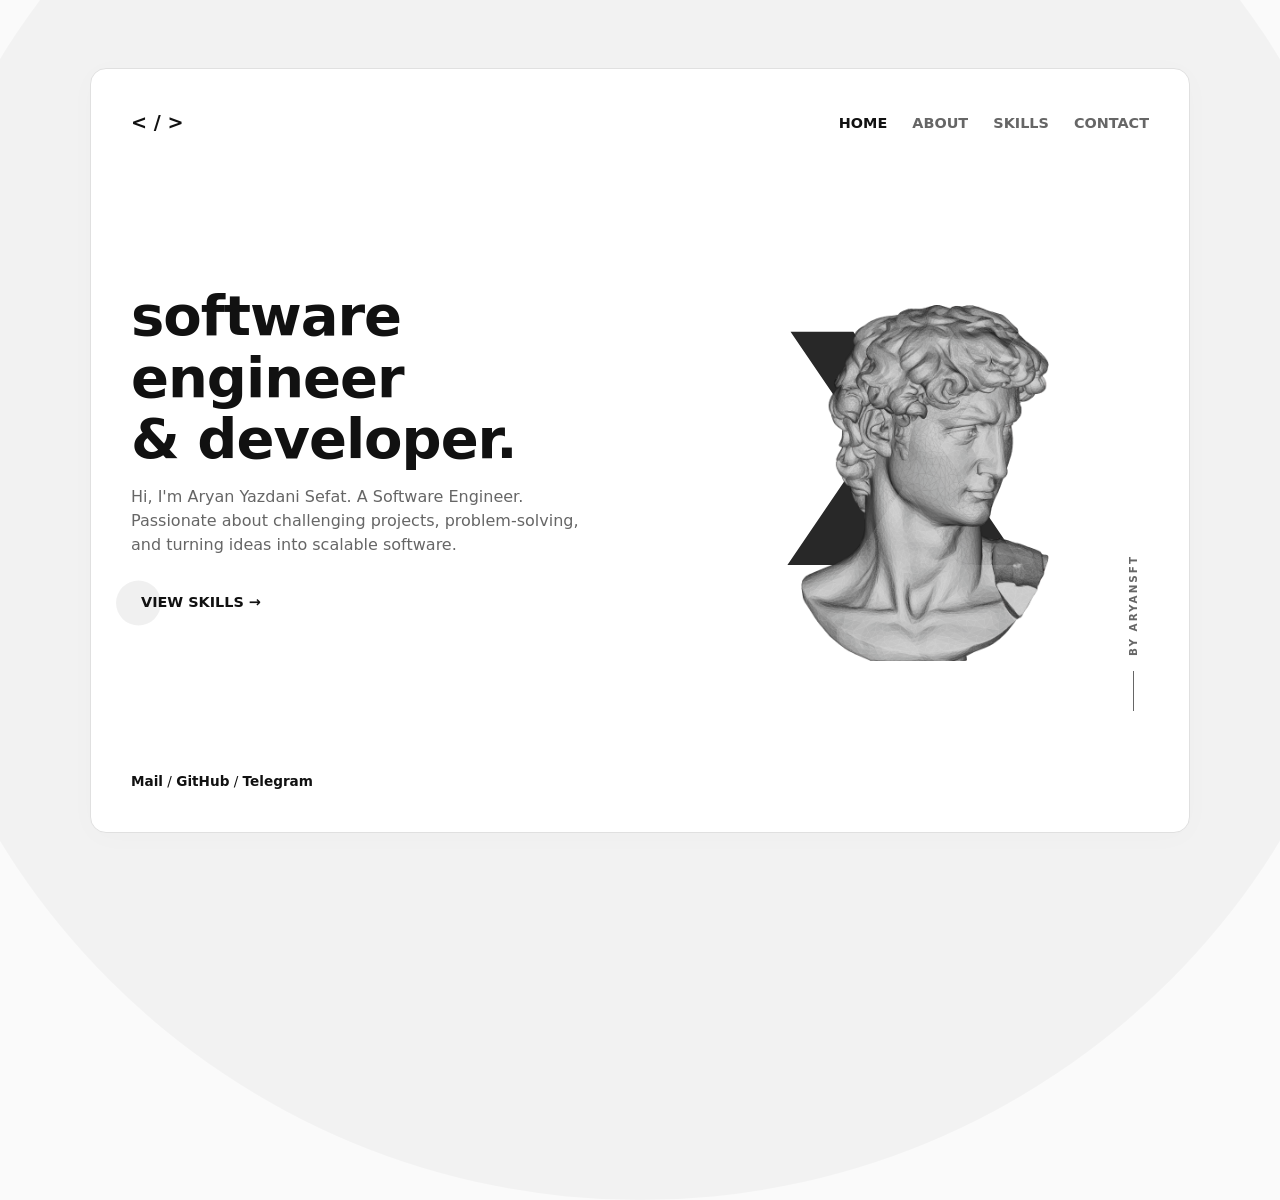
<file: index.html>
<!DOCTYPE html>
<html lang="en">
<head>
    <meta charset="UTF-8">
    <meta name="viewport" content="width=device-width, initial-scale=1.0">
    <title>Aryansft</title>
    <link rel="stylesheet" href="style.css">
    <link rel="icon" type="image/png" href="images/icon.png">
</head>
<body>

    <div class="site-wrapper">
        
        <header>
            <div class="logo">&lt; / &gt;</div> 
            <nav>
                <a href="index.html" class="nav-link active">HOME</a>
                <a href="about.html" class="nav-link">ABOUT</a>
                <a href="skills.html" class="nav-link">SKILLS</a>
                <a href="contact.html" class="nav-link">CONTACT</a>
            </nav>
        </header>

        <main class="hero-section">
            <div class="hero-text fade-in">
                <h1>software engineer<br>&amp; developer<span class="dot">.</span></h1>
                <p>Hi, I'm Aryan Yazdani Sefat. A Software Engineer.<br>Passionate about challenging projects, problem-solving,<br> and turning ideas into scalable software.</p>
                <a href="skills.html" class="btn">
                    <span class="btn-circle"></span>
                    <span class="btn-text">VIEW SKILLS →</span>
                </a>
            </div>

            <div class="big-x">X</div>

            <div class="hero-visual fade-in-right">
                <img src="images/Avatar.png" alt="My Portrait" class="statue-img vibrate-subtle">
            </div>
            
            <div class="scroll-navigation">
                <span class="scroll-text">BY ARYANSFT</span>
                <span class="scroll-line"></span>
            </div>
        </main>

        <footer>
            <div class="social-links">
                <a href="mailto:yazdaniaryan88@gmial.com" target="_blank">Mail</a> / 
                <a href="https://github.com/Aryansft1" target="_blank">GitHub</a> / 
                <a href="https://t.me/Aryansft" target="_blank">Telegram</a>
            </div>
        </footer>

    </div>

    <script src="script.js"></script>
</body>
</html>
</file>
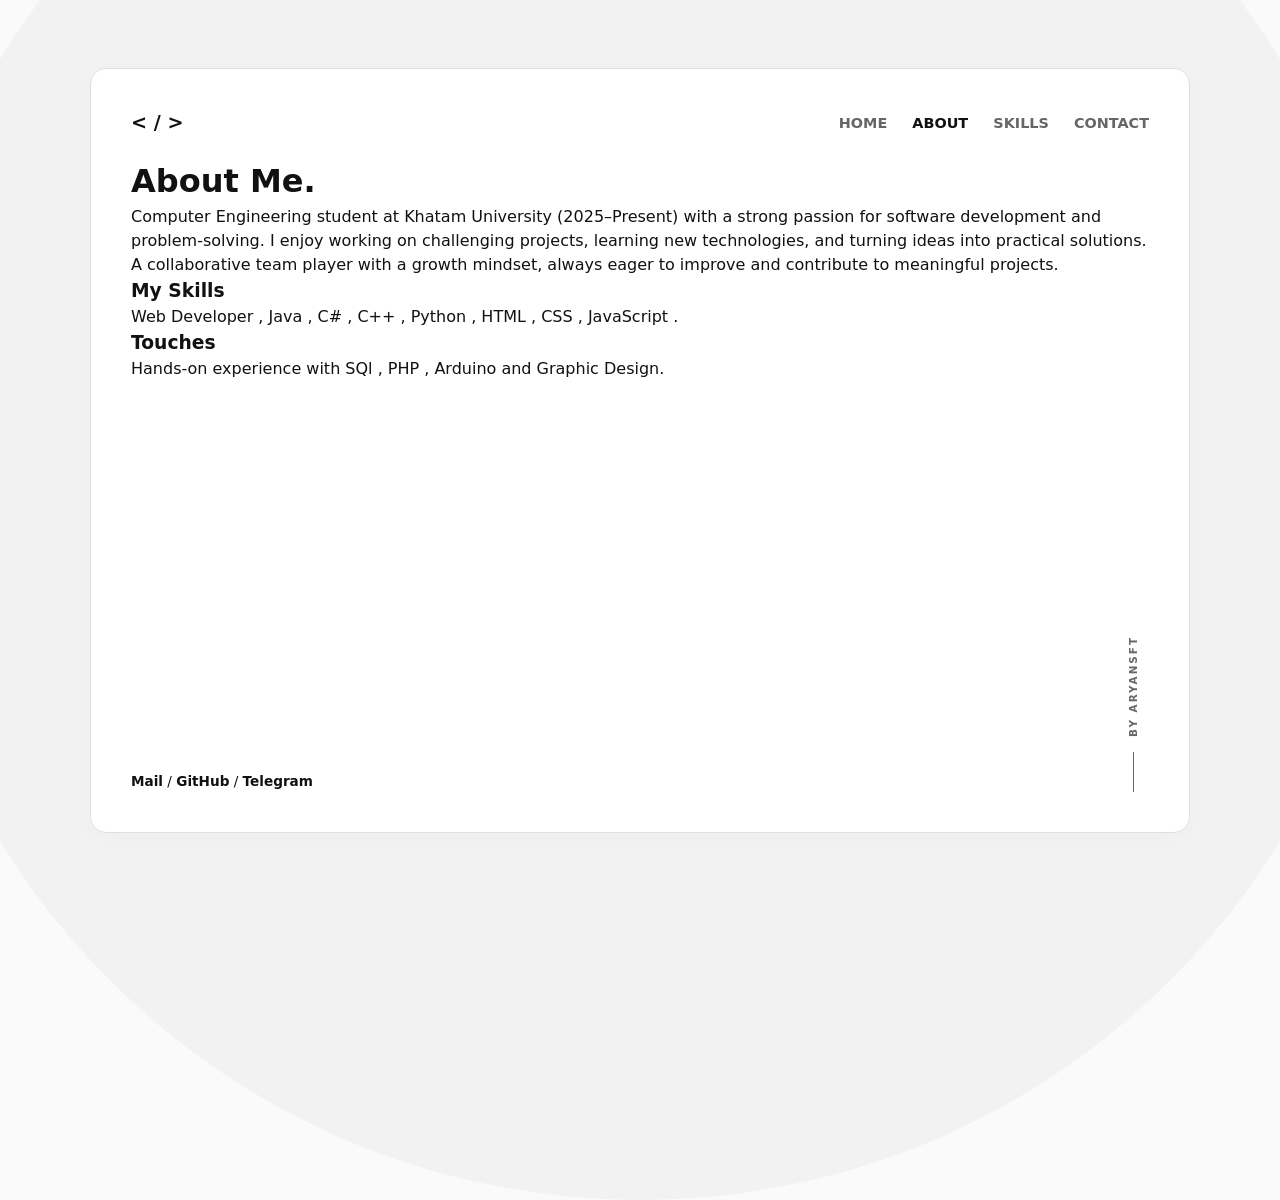
<file: about.html>
<!DOCTYPE html>
<html lang="en">
<head>
    <meta charset="UTF-8">
    <meta name="viewport" content="width=device-width, initial-scale=1.0">
    <title>Aryansft</title>
    <link rel="stylesheet" href="style.css">
    <link rel="icon" type="image/png" href="images/icon.png">
</head>
<body>
    <div class="site-wrapper">
        <header>
                <div class="logo">< / > </div> 
                <nav>
                <a href="index.html" class="nav-link">HOME</a>
                <a href="about.html" class="nav-link active">ABOUT</a>
                <a href="skills.html" class="nav-link">SKILLS</a>
                <a href="contact.html" class="nav-link">CONTACT</a>
            </nav>
        </header>

        <main class="inner-page">
            <h1 class="page-title fade-in">About Me<span class="dot">.</span></h1>
            <div class="about-content fade-in delay-1">
                <div class="about-text">
                    <p>Computer Engineering student at Khatam University (2025–Present) with a strong passion for software development and problem-solving. I enjoy working on challenging projects, learning new technologies, and turning ideas into practical solutions. A collaborative team player with a growth mindset, always eager to improve and contribute to meaningful projects.</p>
                    <h3>My Skills</h3>
                    <p>Web Developer , Java , C# , C++ , Python , HTML , CSS , JavaScript .</p>
                    <h3>Touches</h3>
                    <p>Hands-on experience with SQl , PHP , Arduino and Graphic Design.</p>
                </div>
            </div>
            <div class="scroll-navigation other-pages-scroll">
                <span class="scroll-text">BY ARYANSFT</span>
                <span class="scroll-line"></span>
            </div>
        </main>
        <footer>
            <div class="social-links">
                <a href="mailto:yazdaniaryan88@gmial.com" target="_blank">Mail</a> / 
                <a href="https://github.com/Aryansft1" target="_blank">GitHub</a> / 
                <a href="https://t.me/Aryansft" target="_blank">Telegram</a>
            </div>
        </footer>
    </div>
    <script src="script.js"></script>
</body>
</html>
</file>
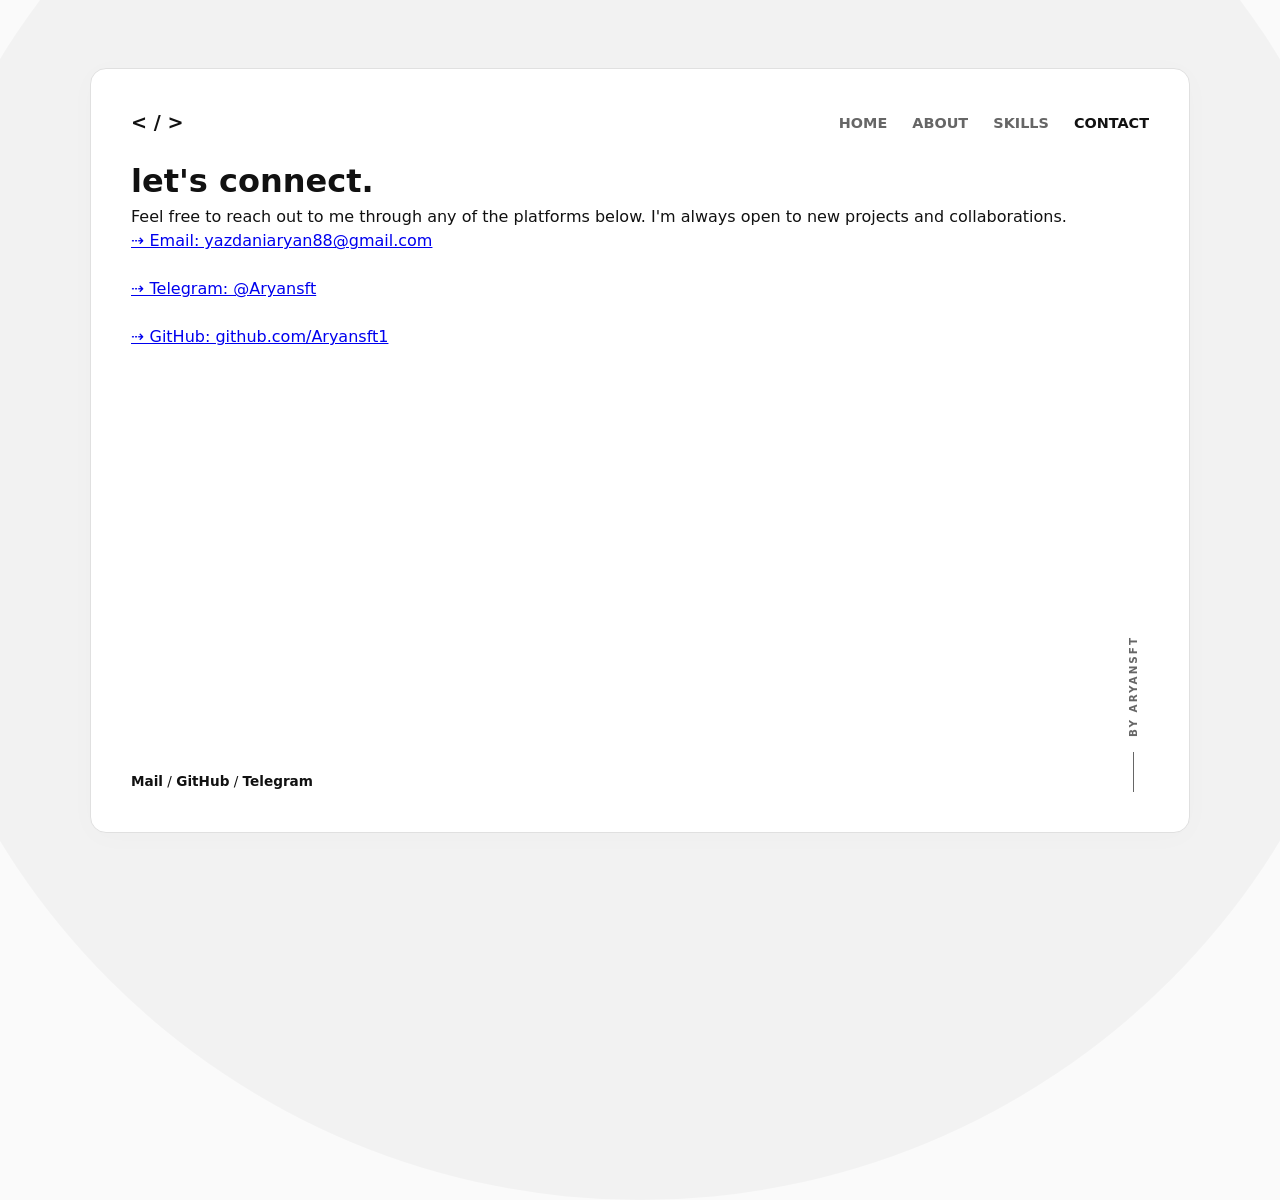
<file: contact.html>
<!DOCTYPE html>
<html lang="en">
<head>
    <meta charset="UTF-8">
    <meta name="viewport" content="width=device-width, initial-scale=1.0">
    <title>Aryansft</title>
    <link rel="stylesheet" href="style.css">
    <link rel="icon" type="image/png" href="images/icon.png">
</head>
<body>

    <div class="site-wrapper">
        
        <header>
            <div class="logo">< / ></div>
            <nav>
                <a href="index.html" class="nav-link">HOME</a>
                <a href="about.html" class="nav-link">ABOUT</a>
                <a href="skills.html" class="nav-link">SKILLS</a>
                <a href="contact.html" class="nav-link active">CONTACT</a>
            </nav>
        </header>

        <main class="inner-page fade-in">
            <div class="contact-content">
                <h1 class="page-title">let's connect<span style="color:#111;">.</span></h1>
                <p class="page-description">Feel free to reach out to me through any of the platforms below. I'm always open to new projects and collaborations.</p>
                
                <div class="contact-links">
                    <a href="mailto:yazdaniaryan88@gmail.com" class="contact-item">⇢ Email: yazdaniaryan88@gmail.com</a><br><br>
                    <a href="https://t.me/Aryansft" target="_blank" class="contact-item">⇢ Telegram: @Aryansft</a><br><br>
                    <a href="https://github.com/Aryansft1" target="_blank" class="contact-item">⇢ GitHub: github.com/Aryansft1</a><br><br>
                </div>
            </div>
            <div class="scroll-navigation other-pages-scroll">
                <span class="scroll-text">BY ARYANSFT</span>
                <span class="scroll-line"></span>
            </div>
        </main>
        <footer>
            <div class="social-links">
                <a href="mailto:yazdaniaryan88@gmial.com" target="_blank">Mail</a> / 
                <a href="https://github.com/Aryansft1" target="_blank">GitHub</a> / 
                <a href="https://t.me/Aryansft" target="_blank">Telegram</a>
            </div>
        </footer>
    </div>

</body>
</html>
</file>
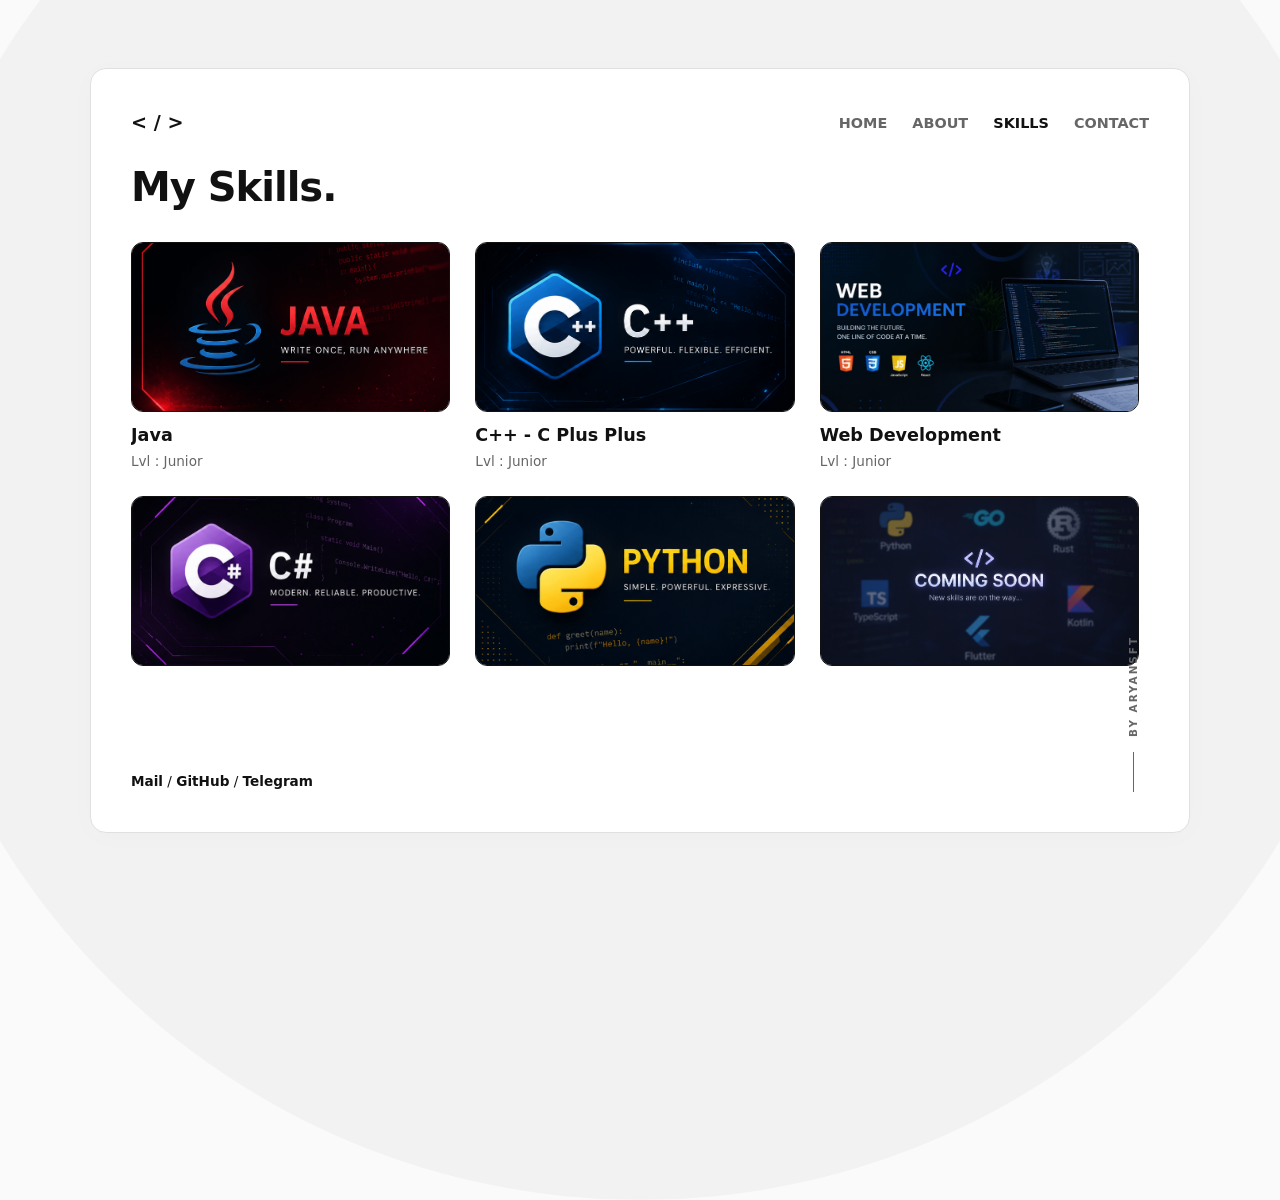
<file: skills.html>
<!DOCTYPE html>
<html lang="en">
<head>
    <meta charset="UTF-8">
    <meta name="viewport" content="width=device-width, initial-scale=1.0">
    <title>Aryansft</title>
    <link rel="stylesheet" href="style.css">
    <link rel="icon" type="image/png" href="images/icon.png">
</head>
<body>

    <div class="site-wrapper">
        
        <header>
            <div class="logo">&lt; / &gt;</div> 
            <nav>
                <a href="index.html" class="nav-link">HOME</a>
                <a href="about.html" class="nav-link">ABOUT</a>
                <a href="skills.html" class="nav-link active">SKILLS</a>
                <a href="contact.html" class="nav-link">CONTACT</a>
            </nav>
        </header>

        <main class="hero-section" style="flex-direction: column; justify-content: flex-start; align-items: flex-start;">
            <h1 class="page-title" style="font-size: 2.5rem; font-weight: 800; margin-bottom: 25px; letter-spacing: -1px;">My Skills<span class="dot">.</span></h1>
            
            <div class="works-grid">
                <div class="work-item">
                    <img src="images/java.png" alt="Java" class="work-img">
                    <h3>Java</h3>
                    <p>Lvl : Junior</p>
                </div>
                <div class="work-item">
                    <img src="images/cpp.png" alt="CPP" class="work-img">
                    <h3>C++ - C Plus Plus</h3>
                    <p>Lvl : Junior</p>
                </div>
                <div class="work-item">
                    <img src="images/web.png" alt="Web Development" class="work-img">
                    <h3>Web Development</h3>
                    <p>Lvl : Junior</p>
                </div>
                <div class="work-item">
                    <img src="images/cs.png" alt="CSharp" class="work-img">
                    <h3>C# - C Sharp</h3>
                    <p>Lvl : Beginner</p>
                </div>
                <div class="work-item">
                    <img src="images/py.png" alt="Python" class="work-img">
                    <h3>Py - Python</h3>
                    <p>Lvl : Beginner</p>
                </div>
                <div class="work-item">
                    <img src="images/comingsoon.png" alt="Coming Soon" class="work-img">
                    <h3>Coming Soon</h3>
                    <p>Lvl : Learning . . .</p>
                </div>
            </div>
        </main>
            <div class="scroll-navigation other-pages-scroll">
                <span class="scroll-text">BY ARYANSFT</span>
                <span class="scroll-line"></span>
            </div>
        <footer>
            <div class="social-links">
                <a href="mailto:yazdaniaryan88@gmial.com" target="_blank">Mail</a> / 
                <a href="https://github.com/Aryansft1" target="_blank">GitHub</a> / 
                <a href="https://t.me/Aryansft" target="_blank">Telegram</a>
            </div>

        </footer>

    </div>

    <script src="script.js"></script>
</body>
</html>
</file>
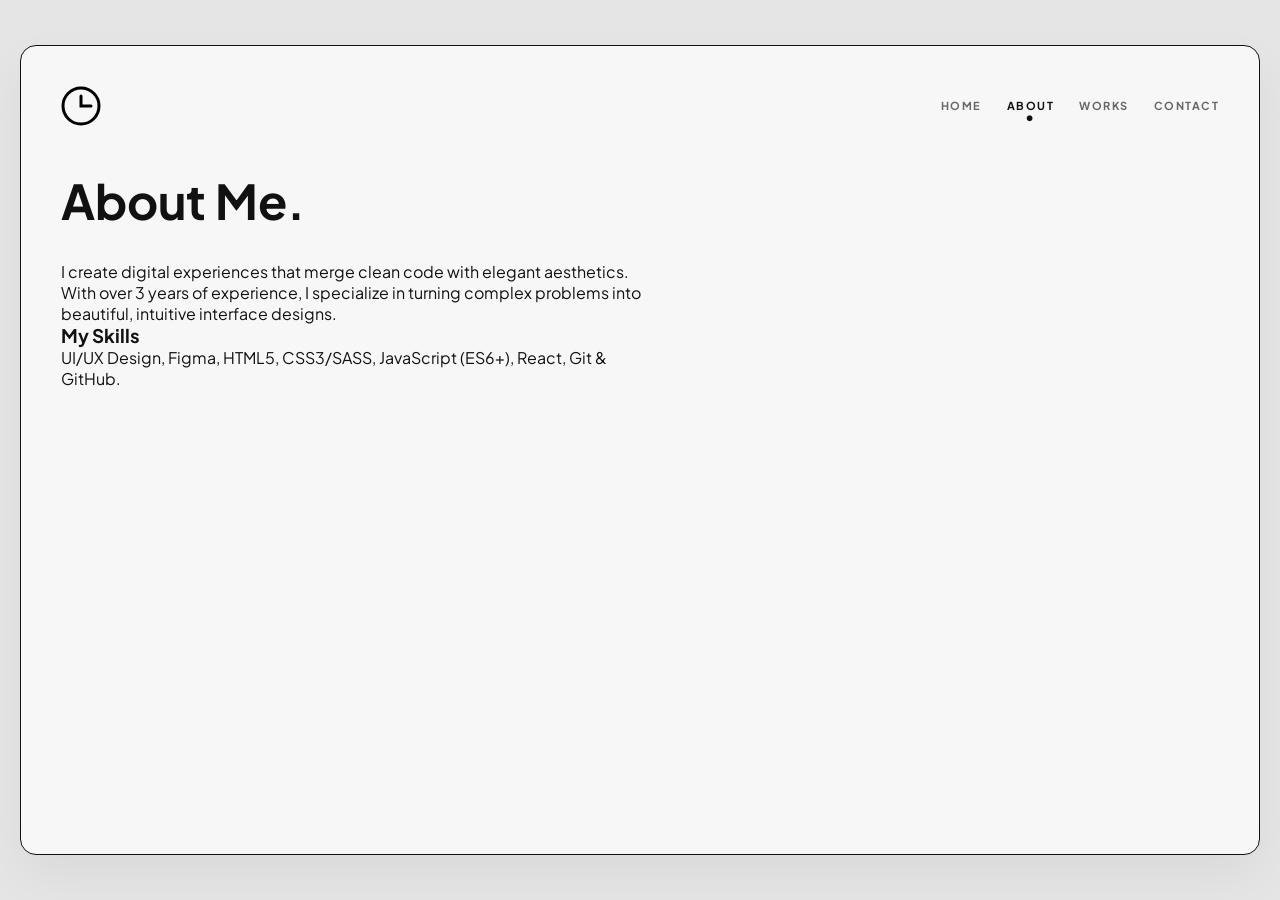
<file: Portfolio/about.html>
<!DOCTYPE html>
<html lang="en">
<head>
    <meta charset="UTF-8">
    <meta name="viewport" content="width=device-width, initial-scale=1.0">
    <title>About Me</title>
    <link rel="stylesheet" href="style.css">
</head>
<body>
    <div class="site-wrapper">
        <header>
            <div class="logo">
                <svg width="40" height="40" viewBox="0 0 40 40" fill="none" xmlns="http://www.w3.org/2000/svg">
                    <circle cx="20" cy="20" r="18" stroke="black" stroke-width="3"/>
                    <path d="M20 10V20H30" stroke="black" stroke-width="3" stroke-linecap="round"/>
                </svg>
            </div>
            <nav>
                <a href="index.html" class="nav-link">HOME</a>
                <a href="about.html" class="nav-link active">ABOUT</a>
                <a href="works.html" class="nav-link">WORKS</a>
                <a href="contact.html" class="nav-link">CONTACT</a>
            </nav>
        </header>

        <main class="inner-page">
            <h1 class="page-title fade-in">About Me<span class="dot">.</span></h1>
            <div class="about-content fade-in delay-1">
                <div class="about-text">
                    <p>I create digital experiences that merge clean code with elegant aesthetics. With over 3 years of experience, I specialize in turning complex problems into beautiful, intuitive interface designs.</p>
                    <h3>My Skills</h3>
                    <p>UI/UX Design, Figma, HTML5, CSS3/SASS, JavaScript (ES6+), React, Git & GitHub.</p>
                </div>
            </div>
        </main>
    </div>
    <script src="script.js"></script>
</body>
</html>
</file>
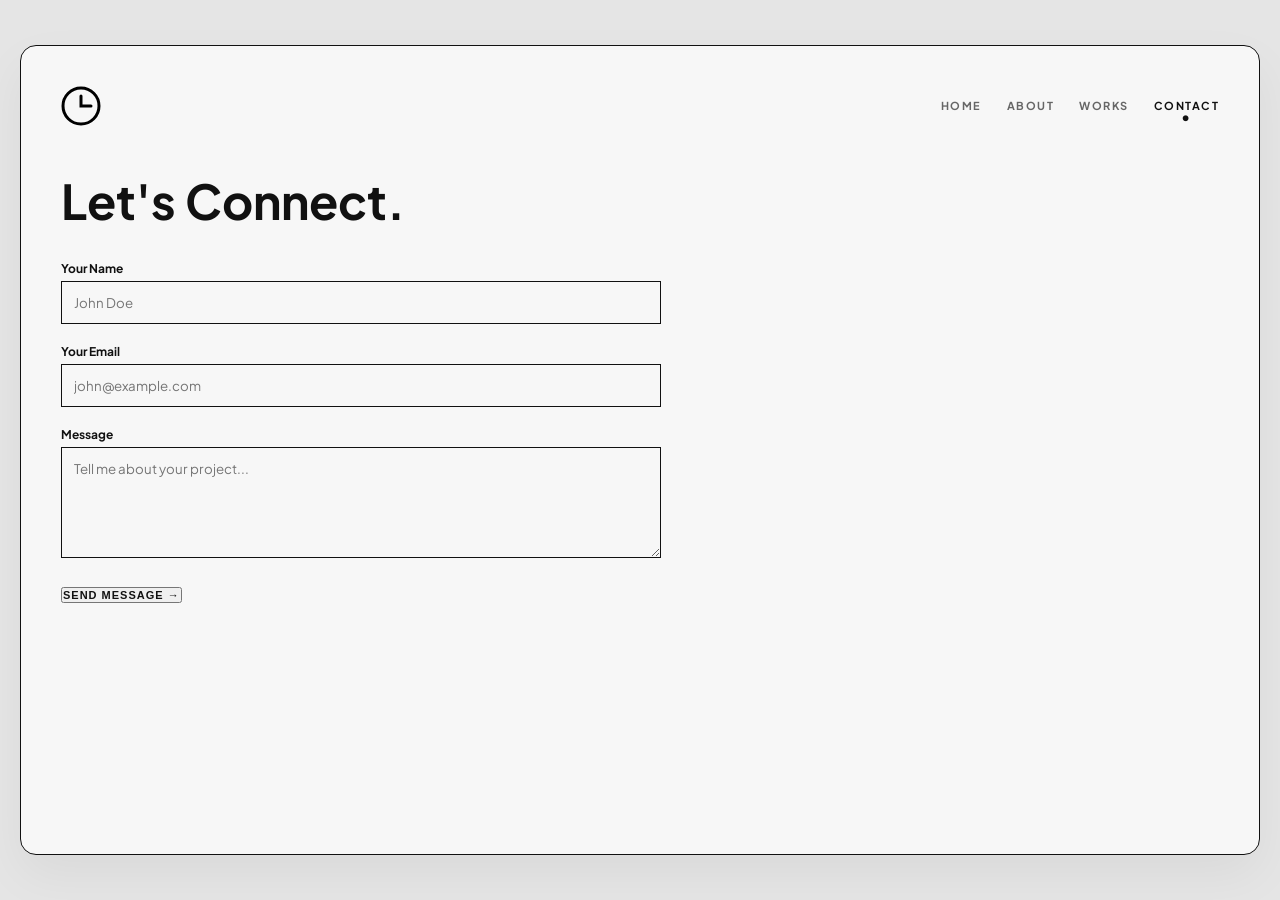
<file: Portfolio/contact.html>
<!DOCTYPE html>
<html lang="en">
<head>
    <meta charset="UTF-8">
    <meta name="viewport" content="width=device-width, initial-scale=1.0">
    <title>Contact Me</title>
    <link rel="stylesheet" href="style.css">
</head>
<body>
    <div class="site-wrapper">
        <header>
            <div class="logo">
                <svg width="40" height="40" viewBox="0 0 40 40" fill="none" xmlns="http://www.w3.org/2000/svg">
                    <circle cx="20" cy="20" r="18" stroke="black" stroke-width="3"/>
                    <path d="M20 10V20H30" stroke="black" stroke-width="3" stroke-linecap="round"/>
                </svg>
            </div>
            <nav>
                <a href="index.html" class="nav-link">HOME</a>
                <a href="about.html" class="nav-link">ABOUT</a>
                <a href="works.html" class="nav-link">WORKS</a>
                <a href="contact.html" class="nav-link active">CONTACT</a>
            </nav>
        </header>

        <main class="inner-page">
            <h1 class="page-title fade-in">Let's Connect<span class="dot">.</span></h1>
            <form class="contact-form fade-in delay-1" onsubmit="event.preventDefault();">
                <div class="form-group">
                    <label>Your Name</label>
                    <input type="text" required placeholder="John Doe">
                </div>
                <div class="form-group">
                    <label>Your Email</label>
                    <input type="email" required placeholder="john@example.com">
                </div>
                <div class="form-group">
                    <label>Message</label>
                    <textarea rows="5" required placeholder="Tell me about your project..."></textarea>
                </div>
                <button type="submit" class="btn">
                    <span class="btn-text">SEND MESSAGE →</span>
                </button>
            </form>
        </main>
    </div>
    <script src="script.js"></script>
</body>
</html>
</file>
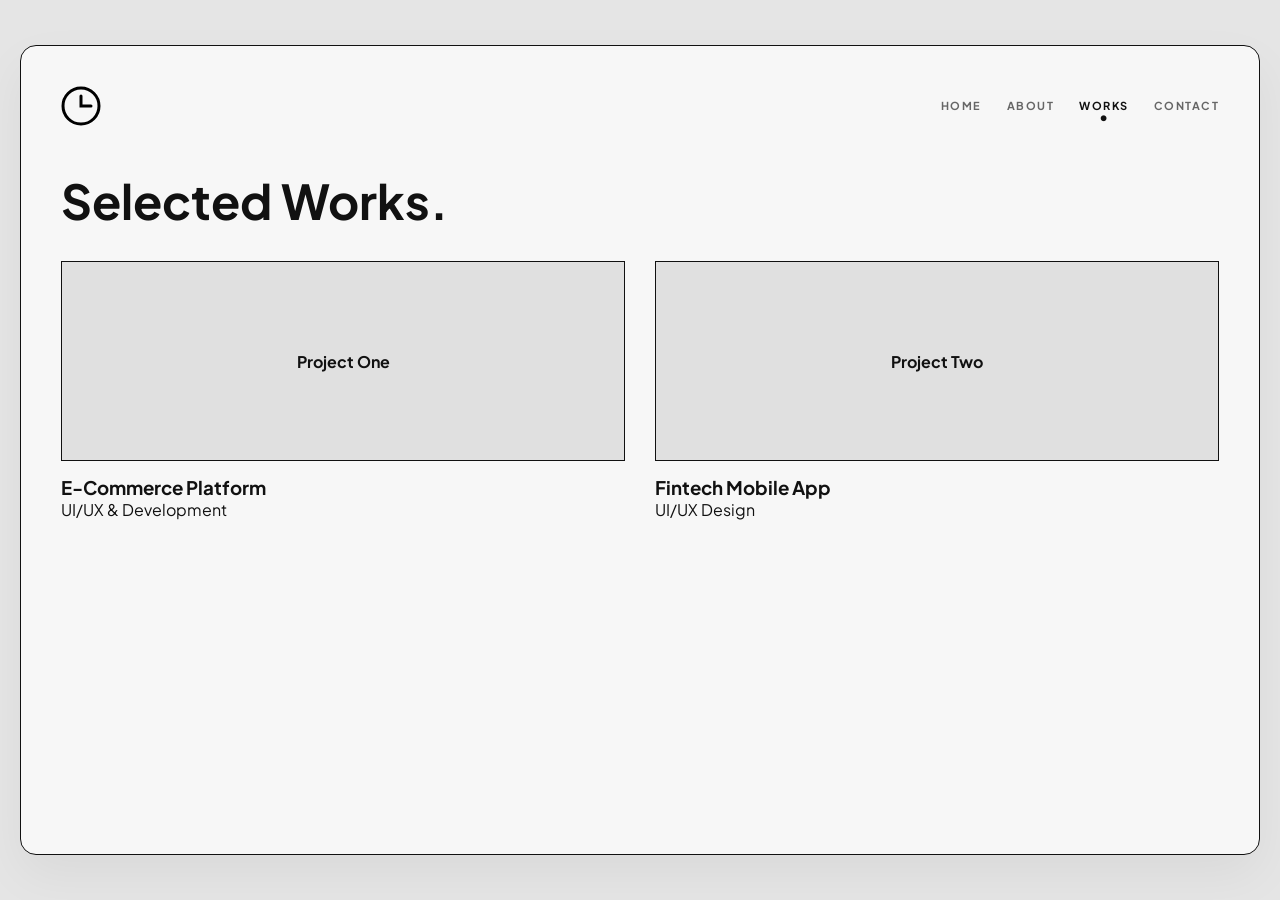
<file: Portfolio/skills.html>
<!DOCTYPE html>
<html lang="en">
<head>
    <meta charset="UTF-8">
    <meta name="viewport" content="width=device-width, initial-scale=1.0">
    <title>My Works</title>
    <link rel="stylesheet" href="style.css">
</head>
<body>
    <div class="site-wrapper">
        <header>
            <div class="logo">
                <svg width="40" height="40" viewBox="0 0 40 40" fill="none" xmlns="http://www.w3.org/2000/svg">
                    <circle cx="20" cy="20" r="18" stroke="black" stroke-width="3"/>
                    <path d="M20 10V20H30" stroke="black" stroke-width="3" stroke-linecap="round"/>
                </svg>
            </div>
            <nav>
                <a href="index.html" class="nav-link">HOME</a>
                <a href="about.html" class="nav-link">ABOUT</a>
                <a href="works.html" class="nav-link active">WORKS</a>
                <a href="contact.html" class="nav-link">CONTACT</a>
            </nav>
        </header>

        <main class="inner-page">
            <h1 class="page-title fade-in">Selected Works<span class="dot">.</span></h1>
            <div class="works-grid fade-in delay-1">
                <div class="work-item">
                    <div class="work-img-placeholder">Project One</div>
                    <h3>E-Commerce Platform</h3>
                    <p>UI/UX & Development</p>
                </div>
                <div class="work-item">
                    <div class="work-img-placeholder">Project Two</div>
                    <h3>Fintech Mobile App</h3>
                    <p>UI/UX Design</p>
                </div>
            </div>
        </main>
    </div>
    <script src="script.js"></script>
</body>
</html>
</file>
<file: style.css>
:root {
    --bg-color: #fafafa;
    --text-color: #111111;
    --gray-text: #666666;
    --font-main: system-ui, -apple-system, BlinkMacSystemFont, 'Segoe UI', Roboto, Oxygen, Ubuntu, Cantarell, sans-serif;
}

* {
    margin: 0;
    padding: 0;
    box-sizing: border-box;
}

body {
font-family: var(--font-main);
    background-color: var(--bg-color);
    color: var(--text-color);
    overflow: hidden;
    line-height: 1.5;
    display: flex;
    justify-content: center;
    align-items: center;
    height: 100vh;
    padding: 20px;

    position: relative; 
    z-index: 0;
}
body::before {
    content: "";
    position: absolute;
    left: 50%;
    top: 50%;
    transform: translate(-50%, -50%);
    width: 1500px;
    height: 1500px;
    background-color: rgba(0, 0, 0, 0.03); 
    border-radius: 50%;
    z-index: -1; 
    pointer-events: none;
}

.site-wrapper {
    background: #ffffff;
    border: 1px solid #e0e0e0;
    border-radius: 16px;
    width: 100%;
    max-width: 1100px;
    height: 85vh;
    display: flex;
    flex-direction: column;
    padding: 40px;
    position: relative;
    box-shadow: 0 4px 30px rgba(0, 0, 0, 0.02);
}

header {
    display: flex;
    justify-content: space-between;
    align-items: center;
    margin-bottom: 20px;
}

.logo {
    font-weight: 800;
    font-size: 1.2rem;
}

nav a {
    text-decoration: none;
    color: var(--gray-text);
    margin-left: 20px;
    font-size: 0.9rem;
    font-weight: 600;
    transition: color 0.2s ease;
}

nav a:hover, nav a.active {
    color: var(--text-color);
}

.hero-section {
    flex: 1;
    display: flex;
    justify-content: space-between;
    align-items: center;
    position: relative;
    width: 100%;
    height: 100%;
}

.hero-text {
    max-width: 50%;
    z-index: 2;
}

.hero-text h1 {
    font-size: 3.5rem;
    font-weight: 900;
    line-height: 1.1;
    margin-bottom: 15px;
    letter-spacing: -1px;
}

.hero-text p {
    font-size: 1rem;
    color: var(--gray-text);
    margin-bottom: 25px;
}

.dot {
    color: var(--text-color);
}

.btn {
    display: inline-flex;
    align-items: center;
    text-decoration: none;
    color: var(--text-color);
    font-weight: 700;
    font-size: 0.9rem;
    position: relative;
    padding: 10px 0; /* حذف پدینگ اضافی */
}
.btn-text {
    position: relative;
    z-index: 2;       /* متن روی دایره قرار می‌گیرد */
    padding-left: 10px;
}
.statue-img {
    height: 65%; /* از 95% تغییرش بده به 65% تا مجسمه جمع‌وجور و مینی‌مال بشه */
    object-fit: contain;
    pointer-events: none;
}
.btn-circle {
    position: absolute;
    left: -15px;      /* کمی متمایل به چپ پشت متن */
    top: 50%;
    transform: translateY(-50%);
    width: 45px;
    height: 45px;
    background-color: rgba(0, 0, 0, 0.06); /* دایره خاکستری ملایم */
    border-radius: 50%;
    z-index: 1;       /* لایه عقب دکمه */
    transition: all 0.3s ease;
}
.btn:hover .btn-circle {
    width: 140px;
    border-radius: 20px;
}
.hero-visual {
    position: absolute;
    right: 100px;    
    bottom: 90px;
    height: 60%;        
    display: flex;
    align-items: center; 
    justify-content: flex-end;
    z-index: 2; 
}

.statue-img {
    height: 100%;      
    object-fit: contain;
    pointer-events: none;
}

.big-x {
    position: absolute;
    left: 76%;          
    top: 50%;           
    transform: translate(-50%, -50%);
    
    font-size: 20rem;  
    font-weight: 900;
    color: #111111;
    z-index: 1;         
    opacity: 0.9;      
    pointer-events: none;
    font-family: system-ui, sans-serif;
}

.works-grid {
    display: grid;
    grid-template-columns: repeat(3, 1fr);
    gap: 25px;
    width: 100%;
    max-width: 100%;
    max-height: 48vh;
    overflow-y: auto;
    padding-right: 10px;
    align-items: start;
}

.work-item {
    display: flex;
    flex-direction: column;
    width: 100%;
}

.work-img {
    width: 100%;
    height: 170px;
    object-fit: cover;
    border: 1px solid #111111;
    border-radius: 12px;
    transition: transform 0.3s ease;
}

.work-item:hover .work-img {
    transform: translateY(-5px);
}

.work-item h3 {
    font-size: 1.1rem;
    font-weight: 800;
    margin-top: 10px;
    margin-bottom: 2px;
}

.work-item p {
    font-size: 0.85rem;
    color: var(--gray-text);
}

.works-grid::-webkit-scrollbar {
    width: 4px;
}

.works-grid::-webkit-scrollbar-track {
    background: transparent;
}

.works-grid::-webkit-scrollbar-thumb {
    background: #111111;
    border-radius: 10px;
}

footer {
    display: flex;
    justify-content: space-between;
    align-items: center;
    margin-top: auto;
    padding-top: 20px;
    font-size: 0.85rem;
    font-weight: 500;
}

.social-links a {
    color: var(--text-color);
    text-decoration: none;
    font-weight: 600;
}

.scroll-navigation.other-pages-scroll {
    right: 40px; 
}
.scroll-navigation {
    position: absolute;
    right: 0;
    bottom: 40px;
    display: flex;
    flex-direction: column;
    align-items: center;
    gap: 15px;
    z-index: 3;
}
.scroll-text {
    font-size: 0.65rem;
    font-weight: 600;
    letter-spacing: 2px;
    color: var(--gray-text);
    writing-mode: vertical-rl; /* عمودی کردن متن */
    transform: rotate(180deg); /* جهت درست از بالا به پایین */
}
.scroll-line {
    width: 1px;
    height: 40px;
    background-color: var(--gray-text);
    display: inline-block;
}
.scroll-down {
    color: var(--gray-text);
}

@media (max-width: 900px) {
    .big-x {
        font-size: 15rem; /* کوچک‌تر شدن X در تبلت */
        opacity: 0.2;     /* کم‌رنگ شدن برای خوانایی بهتر متن‌ها */
    }

    .works-grid {
        grid-template-columns: repeat(2, 1fr);
    }
    .hero-text {
        max-width: 100%;
    }
    .statue-img {
        opacity: 0.15;
    }
}

@media (max-width: 600px) {
    .works-grid {
        grid-template-columns: 1fr;
    }
    header, footer {
        flex-direction: column;
        gap: 10px;
        text-align: center;
    }
    nav a {
        margin: 0 10px;
    }
    .hero-text h1 {
        font-size: 2.5rem;
    }
}
</file>
<file: Portfolio/style.css>
/* تعریف فونت و متغیرها */
@import url('https://fonts.googleapis.com/css2?family=Plus+Jakarta+Sans:wght@400;500;700;800&display=swap');

:root {
    --bg-color: #f7f7f7;
    --text-color: #111111;
    --gray-text: #666666;
    --font-main: 'Plus Jakarta Sans', sans-serif;
}

* {
    margin: 0;
    padding: 0;
    box-sizing: border-box;
}

body {
    background-color: #e5e5e5; /* رنگ پس‌زمینه بیرونی شبیه قاب عکس */
    font-family: var(--font-main);
    color: var(--text-color);
    overflow-x: hidden;
    height: 100vh;
    display: flex;
    justify-content: center;
    align-items: center;
    padding: 20px;
}

/* باکس اصلی سایت شبیه عکس ارسالی */
.site-wrapper {
    width: 100%;
    max-width: 1280px;
    height: 90vh;
    background-color: var(--bg-color);
    border: 1.5px solid #111;
    border-radius: 16px;
    position: relative;
    display: flex;
    flex-direction: column;
    justify-content: space-between;
    padding: 40px;
    overflow: hidden;
    box-shadow: 0 20px 50px rgba(0,0,0,0.05);
}

/* هدر و ناوبری */
header {
    display: flex;
    justify-content: space-between;
    align-items: center;
    z-index: 10;
}

nav {
    display: flex;
    gap: 25px;
}

.nav-link {
    text-decoration: none;
    color: var(--gray-text);
    font-size: 11px;
    font-weight: 700;
    letter-spacing: 1.5px;
    transition: color 0.3s ease;
    position: relative;
    padding-bottom: 5px;
}

.nav-link:hover, .nav-link.active {
    color: var(--text-color);
}

.nav-link.active::after {
    content: '•';
    position: absolute;
    bottom: -8px;
    left: 50%;
    transform: translateX(-50%);
    font-size: 14px;
    color: var(--text-color);
}

/* بخش اصلی هیرو */
.hero-section {
    display: grid;
    grid-template-columns: 1.2fr 1fr;
    align-items: center;
    flex-grow: 1;
}

.hero-text h1 {
    font-size: 3.5rem;
    font-weight: 800;
    line-height: 1.1;
    letter-spacing: -1px;
    margin-bottom: 20px;
    text-transform: lowercase;
}

.hero-text .dot {
    color: #111;
}

.hero-text p {
    color: var(--gray-text);
    font-size: 0.95rem;
    line-height: 1.6;
    max-width: 420px;
    margin-bottom: 35px;
}

/* دکمه خلاقانه */
.btn {
    display: inline-flex;
    align-items: center;
    gap: 10px;
    text-decoration: none;
    color: var(--text-color);
    font-size: 11px;
    font-weight: 700;
    letter-spacing: 1px;
    position: relative;
}

.btn-circle {
    width: 35px;
    height: 35px;
    background: #e0e0e0;
    border-radius: 50%;
    position: absolute;
    left: -10px;
    z-index: 1;
    transition: transform 0.4s cubic-bezier(0.16, 1, 0.3, 1);
}

.btn-text {
    position: relative;
    z-index: 2;
}

.btn:hover .btn-circle {
    transform: scale(1.3) translateX(5px);
}

/* بخش بصری (X و مجسمه) */
.hero-visual {
    position: relative;
    display: flex;
    justify-content: center;
    align-items: center;
    height: 100%;
}

.big-x {
    font-size: 22rem;
    font-weight: 800;
    color: #111111;
    line-height: 1;
    user-select: none;
}

.statue-img {
    position: absolute;
    width: 240px;
    height: auto;
    mix-blend-mode: multiply; /* برای هماهنگ شدن کامل پس زمینه عکس با سایت */
    pointer-events: none;
    transform: translateY(10px);
    transition: transform 0.5s ease;
}

.hero-visual:hover .statue-img {
    transform: translateY(-5px) rotate(2deg); /* انیمیشن نرم هنگام هوور */
}

/* فوتر */
footer {
    display: flex;
    justify-content: space-between;
    align-items: flex-end;
    z-index: 10;
}

.social-links {
    font-size: 12px;
    color: var(--gray-text);
}

.social-links a {
    text-decoration: none;
    color: var(--gray-text);
    font-weight: 500;
    transition: color 0.3s;
}

.social-links a:hover {
    color: var(--text-color);
}

.scroll-down {
    display: flex;
    flex-direction: column;
    align-items: center;
    gap: 10px;
    font-size: 10px;
    font-weight: 700;
    letter-spacing: 1px;
    transform: rotate(90deg) translate(30px, -20px);
    transform-origin: bottom right;
}

.scroll-line {
    width: 40px;
    height: 1px;
    background-color: var(--text-color);
}

/* استایل صفحات داخلی */
.inner-page {
    flex-grow: 1;
    padding-top: 40px;
}

.page-title {
    font-size: 3rem;
    margin-bottom: 30px;
}

.about-content, .contact-form, .works-grid {
    max-width: 600px;
}

.works-grid {
    display: grid;
    grid-template-columns: 1fr 1fr;
    gap: 30px;
    max-width: 100%;
}

.work-img-placeholder {
    width: 100%;
    height: 200px;
    background: #e0e0e0;
    display: flex;
    align-items: center;
    justify-content: center;
    border: 1px solid #111;
    margin-bottom: 15px;
    font-weight: bold;
}

.form-group {
    margin-bottom: 20px;
}

.form-group label {
    display: block;
    font-size: 12px;
    font-weight: 700;
    margin-bottom: 5px;
}

.form-group input, .form-group textarea {
    width: 100%;
    padding: 12px;
    border: 1px solid #111;
    background: transparent;
    font-family: var(--font-main);
}

/* انیمیشن‌های ورود نرم (Fade-in Transitions) */
.fade-in {
    opacity: 0;
    transform: translateY(20px);
    animation: fadeInUp 0.8s cubic-bezier(0.16, 1, 0.3, 1) forwards;
}

.fade-in-right {
    opacity: 0;
    transform: translateX(30px);
    animation: fadeInRight 1s cubic-bezier(0.16, 1, 0.3, 1) forwards;
}

.delay-1 { animation-delay: 0.2s; }
.delay-2 { animation-delay: 0.4s; }

@keyframes fadeInUp {
    to {
        opacity: 1;
        transform: translateY(0);
    }
}

@keyframes fadeInRight {
    to {
        opacity: 1;
        transform: translateX(0);
    }
}

/* ریسپانسیو برای موبایل */
@media (max-width: 768px) {
    body { padding: 10px; }
    .site-wrapper { height: auto; min-height: 95vh; padding: 20px; }
    .hero-section { grid-template-columns: 1fr; gap: 40px; text-align: center; }
    .hero-text p { margin: 0 auto 35px auto; }
    .big-x { font-size: 14rem; }
    .statue-img { width: 160px; }
    .scroll-down { display: none; }
    .works-grid { grid-template-columns: 1fr; }
}
</file>
